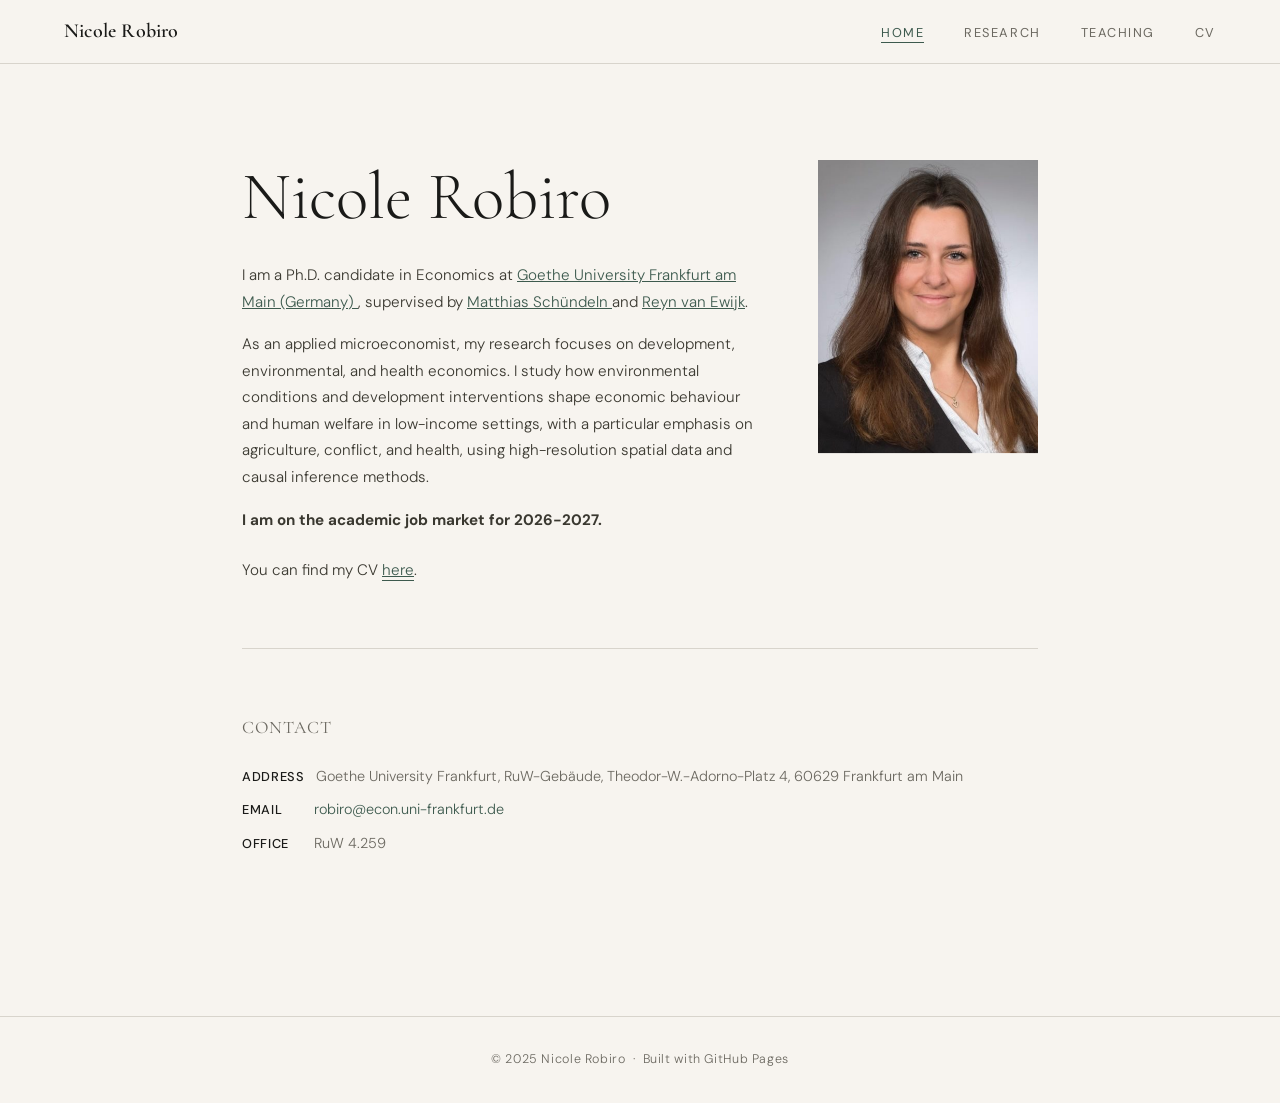
<file: index.html>
<!DOCTYPE html>
<html lang="en">
<head>
  <meta charset="UTF-8" />
  <meta name="viewport" content="width=device-width, initial-scale=1.0" />
  <title>Nicole Robiro — Economist</title>
  <meta name="description" content="PhD candidate in Economics. Research in development, environmental, and health economics." />
  <link rel="stylesheet" href="style.css" />
</head>
<body>

  <!-- ── NAVIGATION ── -->
  <nav>
    <a href="index.html" class="nav-brand">Nicole Robiro</a>
    <ul class="nav-links">
      <li><a href="index.html" class="active">Home</a></li>
      <li><a href="research.html">Research</a></li>
      <li><a href="teaching.html">Teaching</a></li>
      <li><a href="cv.html">CV</a></li>
    </ul>
  </nav>

  <!-- ── MAIN ── -->
  <main>

    <div class="hero">

      <!-- Text column -->
      <div class="hero-text">
        <h1>Nicole Robiro</h1>

        <p>
          I am a Ph.D. candidate in Economics at
          <a href="https://www.uni-frankfurt.de/en" style="color:var(--accent);">Goethe University Frankfurt am Main (Germany) </a>,
          supervised  by <a href="https://www.old.wiwi.uni-frankfurt.de/abteilungen/eq/professoren/schuendeln/home.html" style="color:var(--accent);">Matthias Schündeln </a>  and <a href="https://www.econometrics.economics.uni-mainz.de/prof-dr-reyn-van-ewijk/" style="color:var(--accent);">Reyn van Ewijk</a>.
        </p>

        <p>
          As an applied microeconomist, my research focuses on development,
          environmental, and health economics. I study how environmental
          conditions and development interventions shape economic behaviour
          and human welfare in low-income settings, with a particular emphasis
          on agriculture, conflict, and health, using high-resolution spatial
          data and causal inference methods.
        </p>

        <p>
          <strong> I am on the academic job market for 2026-2027. </strong>
          </p>  

        <p style="margin-top:1.5rem;">
          You can find my CV
          <a href="cv.html" style="color:var(--accent); border-bottom:1px solid var(--accent);">here</a>.
        </p>
      </div>

      <!-- Photo column -->
      <div class="hero-photo-wrap">
        <!--
          INSTRUCTIONS: Replace the placeholder below with your photo.
          1. Add your photo file (e.g. photo.jpg) to this folder.
          2. Delete the <div class="photo-placeholder"> block.
          3. Uncomment the <img> tag and update the src attribute.

          <img src="photo.jpg" alt="Your Name" />
        -->
      <div class="hero-photo-wrap">
        <img src="Photo.jpg" alt="Nicole Robiro" class="hero-photo">
      </div>
      </div>

    </div><!-- /.hero -->

    <!-- Contact -->
    <div class="contact-block">
      <h2>Contact</h2>
      <ul class="contact-list">
        <li>
          <span class="label">Address</span>
          Goethe University Frankfurt, RuW-Gebäude, Theodor-W.-Adorno-Platz 4, 60629 Frankfurt am Main 
        </li>
        <li>
          <span class="label">Email</span>
          <a href="mailto:robiro@econ.uni-frankfurt.de">robiro@econ.uni-frankfurt.de</a>
        </li>
        <li>
          <span class="label">Office</span>
          RuW 4.259
        </li>
      </ul>
    </div>

  </main>

  <footer>
    &copy; 2025 Nicole Robiro &nbsp;·&nbsp; Built with GitHub Pages 
  </footer>

</body>
</html>
</file>
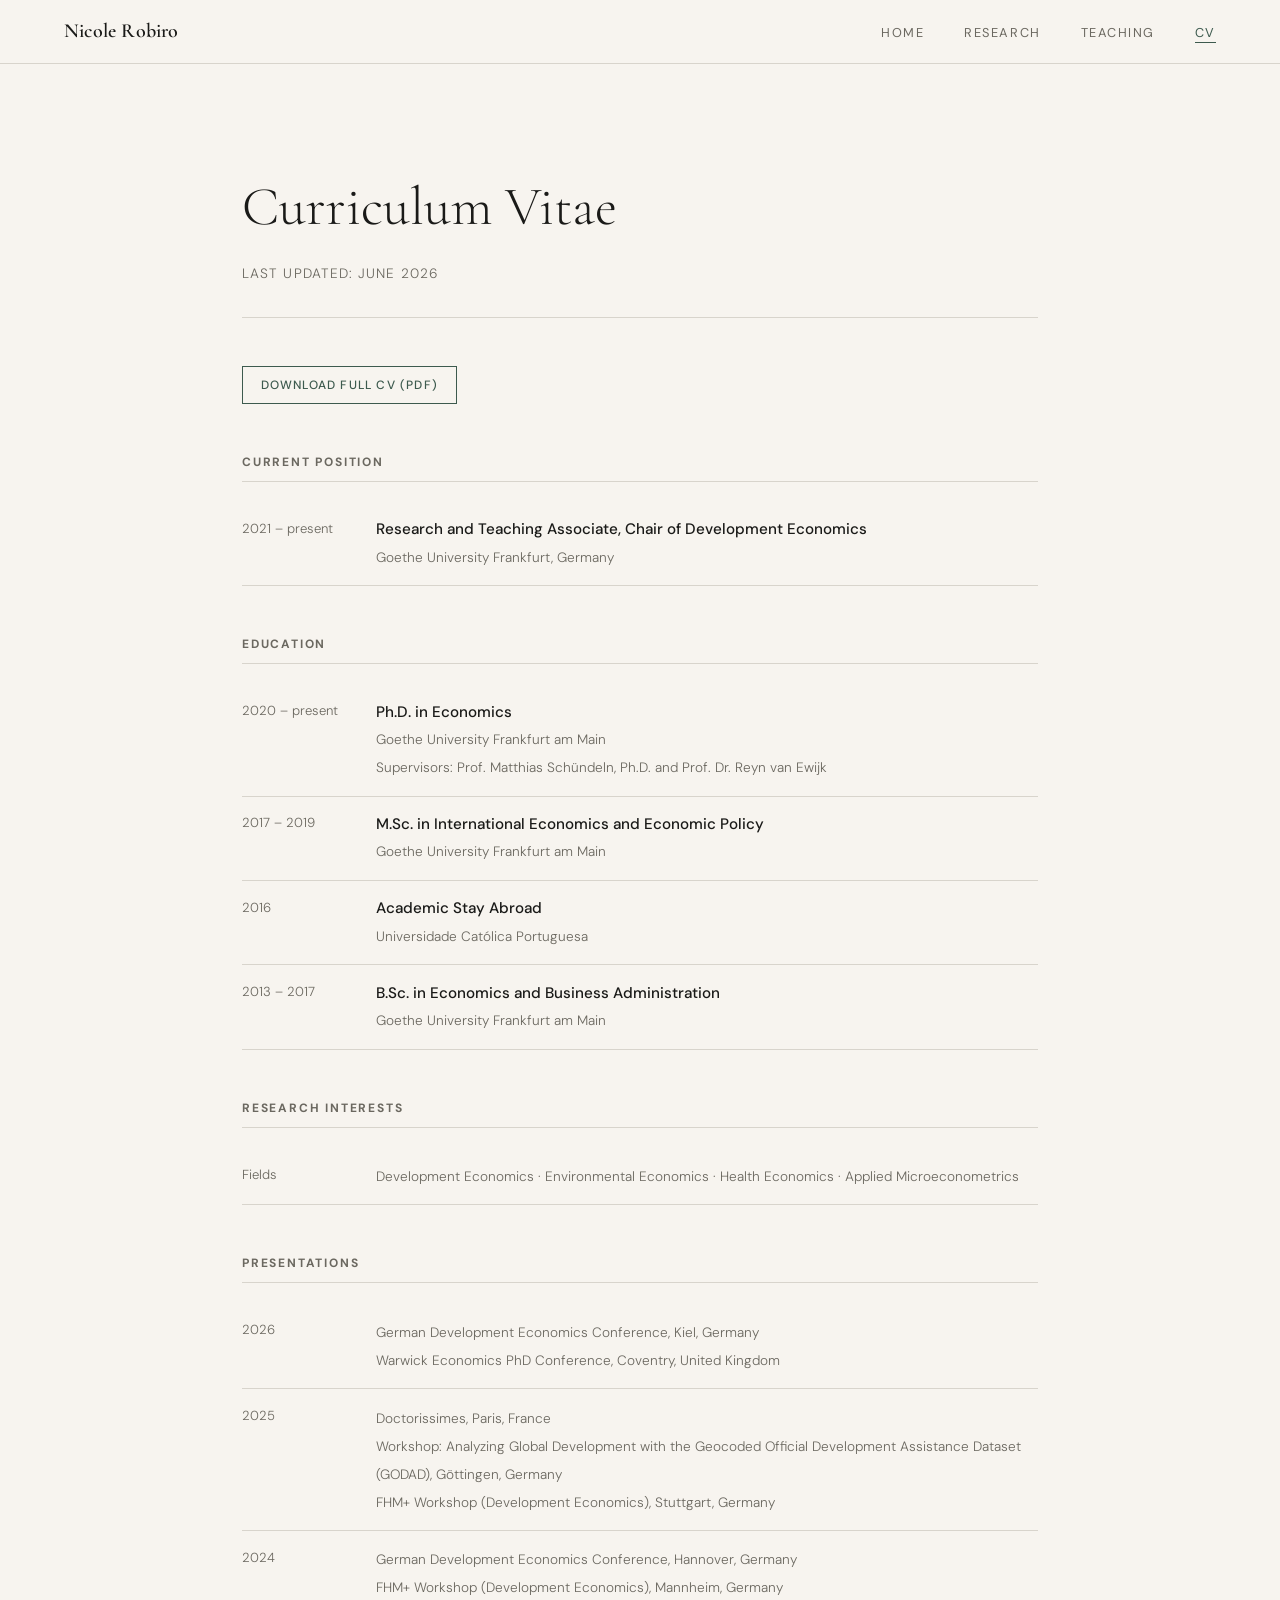
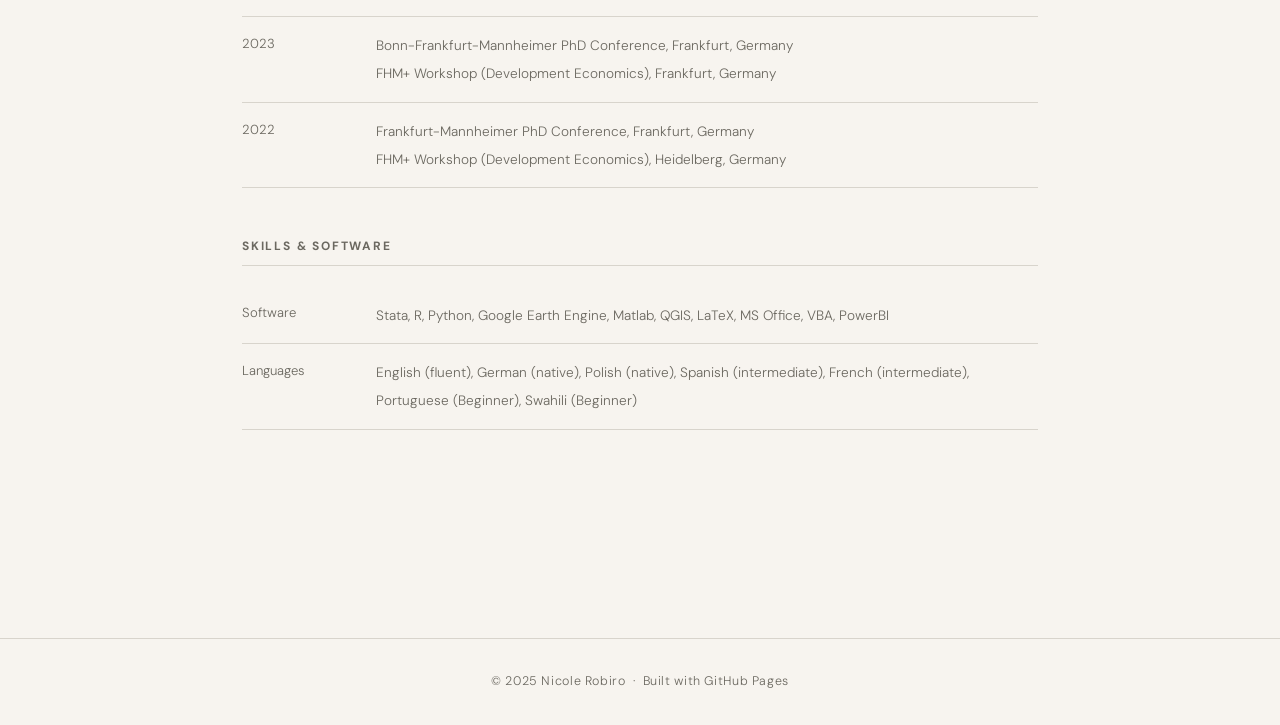
<file: cv.html>
<!DOCTYPE html>
<html lang="en">
<head>
  <meta charset="UTF-8" />
  <meta name="viewport" content="width=device-width, initial-scale=1.0" />
  <title>CV — Nicole Robiro</title>
  <link rel="stylesheet" href="style.css" />
</head>
<body>

  <nav>
    <a href="index.html" class="nav-brand">Nicole Robiro </a>
    <ul class="nav-links">
      <li><a href="index.html">Home</a></li>
      <li><a href="research.html">Research</a></li>
      <li><a href="teaching.html">Teaching</a></li>
      <li><a href="cv.html" class="active">CV</a></li>
    </ul>
  </nav>

  <main>

    <h1 class="page-title">Curriculum Vitae</h1>
    <p class="page-subtitle">Last updated: June 2026</p>

    <!-- Download button -->
    <div class="cv-download" style="margin-bottom:3rem;">
      <!--
        INSTRUCTIONS: Upload your CV as a PDF to this folder (e.g. cv.pdf),
        then update the href below.
      -->
      <a href="cv.pdf" class="btn" target="_blank">Download full CV (PDF)</a>
    </div>

    <!-- ── POSITIONS ── -->
    <div class="cv-section">
      <h2>Current Position</h2>
      <div class="cv-entry">
        <div class="cv-year">2021 – present</div>
        <div class="cv-body">
          <strong>Research and Teaching Associate, Chair of Development Economics</strong>
          <span>Goethe University Frankfurt, Germany </span>
        </div>
      </div>
    </div>

    <!-- ── EDUCATION ── -->
    <div class="cv-section">
      <h2>Education</h2>

      <div class="cv-entry">
        <div class="cv-year">2020 – present</div>
        <div class="cv-body">
          <strong>Ph.D. in Economics</strong>
          <span>Goethe University Frankfurt am Main</span>
          <div><span>Supervisors: Prof. Matthias Schündeln, Ph.D. and Prof. Dr. Reyn van Ewijk</span></div>
         </div>
        </div>

      <div class="cv-entry">
        <div class="cv-year">2017 – 2019</div>
        <div class="cv-body">
          <strong>M.Sc. in International Economics and Economic Policy</strong>
          <span>Goethe University Frankfurt am Main</span>
        </div>
      </div>

      <div class="cv-entry">
        <div class="cv-year">2016</div>
        <div class="cv-body">
          <strong>Academic Stay Abroad</strong>
          <span>Universidade Católica Portuguesa</span>
        </div>
      </div>

      <div class="cv-entry">
        <div class="cv-year">2013 – 2017</div>
        <div class="cv-body">
          <strong>B.Sc. in Economics and Business Administration</strong>
          <span>Goethe University Frankfurt am Main</span>
        </div>
      </div>
    </div>

    <!-- ── RESEARCH INTERESTS ── -->
    <div class="cv-section">
      <h2>Research Interests</h2>
      <div class="cv-entry">
        <div class="cv-year">Fields</div>
        <div class="cv-body">
          <span>Development Economics · Environmental Economics · Health Economics · Applied Microeconometrics</span>
        </div>
      </div>
    </div>

    <!-- ── PRESENTATIONS ── --> <div class="cv-section"> <h2>Presentations</h2>

<div class="cv-entry">
  <div class="cv-year">2026</div>
  <div class="cv-body">
    <div><span>German Development Economics Conference, Kiel, Germany</span></div>
    <div><span>Warwick Economics PhD Conference, Coventry, United Kingdom</span></div>
  </div>
</div>

<div class="cv-entry">
  <div class="cv-year">2025</div>
  <div class="cv-body">
    <div><span>Doctorissimes, Paris, France</span></div>
    <div><span>Workshop: Analyzing Global Development with the Geocoded Official Development Assistance Dataset (GODAD), Göttingen, Germany</span></div>
    <div><span>FHM+ Workshop (Development Economics), Stuttgart, Germany</span></div>
  </div>
</div>

<div class="cv-entry">
  <div class="cv-year">2024</div>
  <div class="cv-body">
    <div><span>German Development Economics Conference, Hannover, Germany</span></div>
    <div><span>FHM+ Workshop (Development Economics), Mannheim, Germany</span></div>
  </div>
</div>

<div class="cv-entry">
  <div class="cv-year">2023</div>
  <div class="cv-body">
    <div><span>Bonn-Frankfurt-Mannheimer PhD Conference, Frankfurt, Germany</span></div>
    <div><span>FHM+ Workshop (Development Economics), Frankfurt, Germany</span></div>
  </div>
</div>

<div class="cv-entry">
  <div class="cv-year">2022</div>
  <div class="cv-body">
    <div><span>Frankfurt-Mannheimer PhD Conference,  Frankfurt, Germany</span></div>
    <div> <span>FHM+ Workshop (Development Economics), Heidelberg, Germany</span></div>
  </div>
</div>
</div>

    <!-- ── SKILLS ── -->
    <div class="cv-section">
      <h2>Skills &amp; Software</h2>
      <div class="cv-entry">
        <div class="cv-year">Software</div>
        <div class="cv-body">
          <span>Stata, R, Python, Google Earth Engine, Matlab, QGIS, LaTeX, MS Office, VBA, PowerBI</span>
        </div>
      </div>
      <div class="cv-entry">
        <div class="cv-year">Languages</div>
        <div class="cv-body">
          <span>English (fluent), German (native), Polish (native), Spanish (intermediate), French (intermediate), Portuguese (Beginner), Swahili (Beginner)</span>
        </div>
      </div>
    </div>

  </main>

  <footer>
    &copy; 2025 Nicole Robiro &nbsp;·&nbsp; Built with GitHub Pages
  </footer>

</body>
</html>
</file>
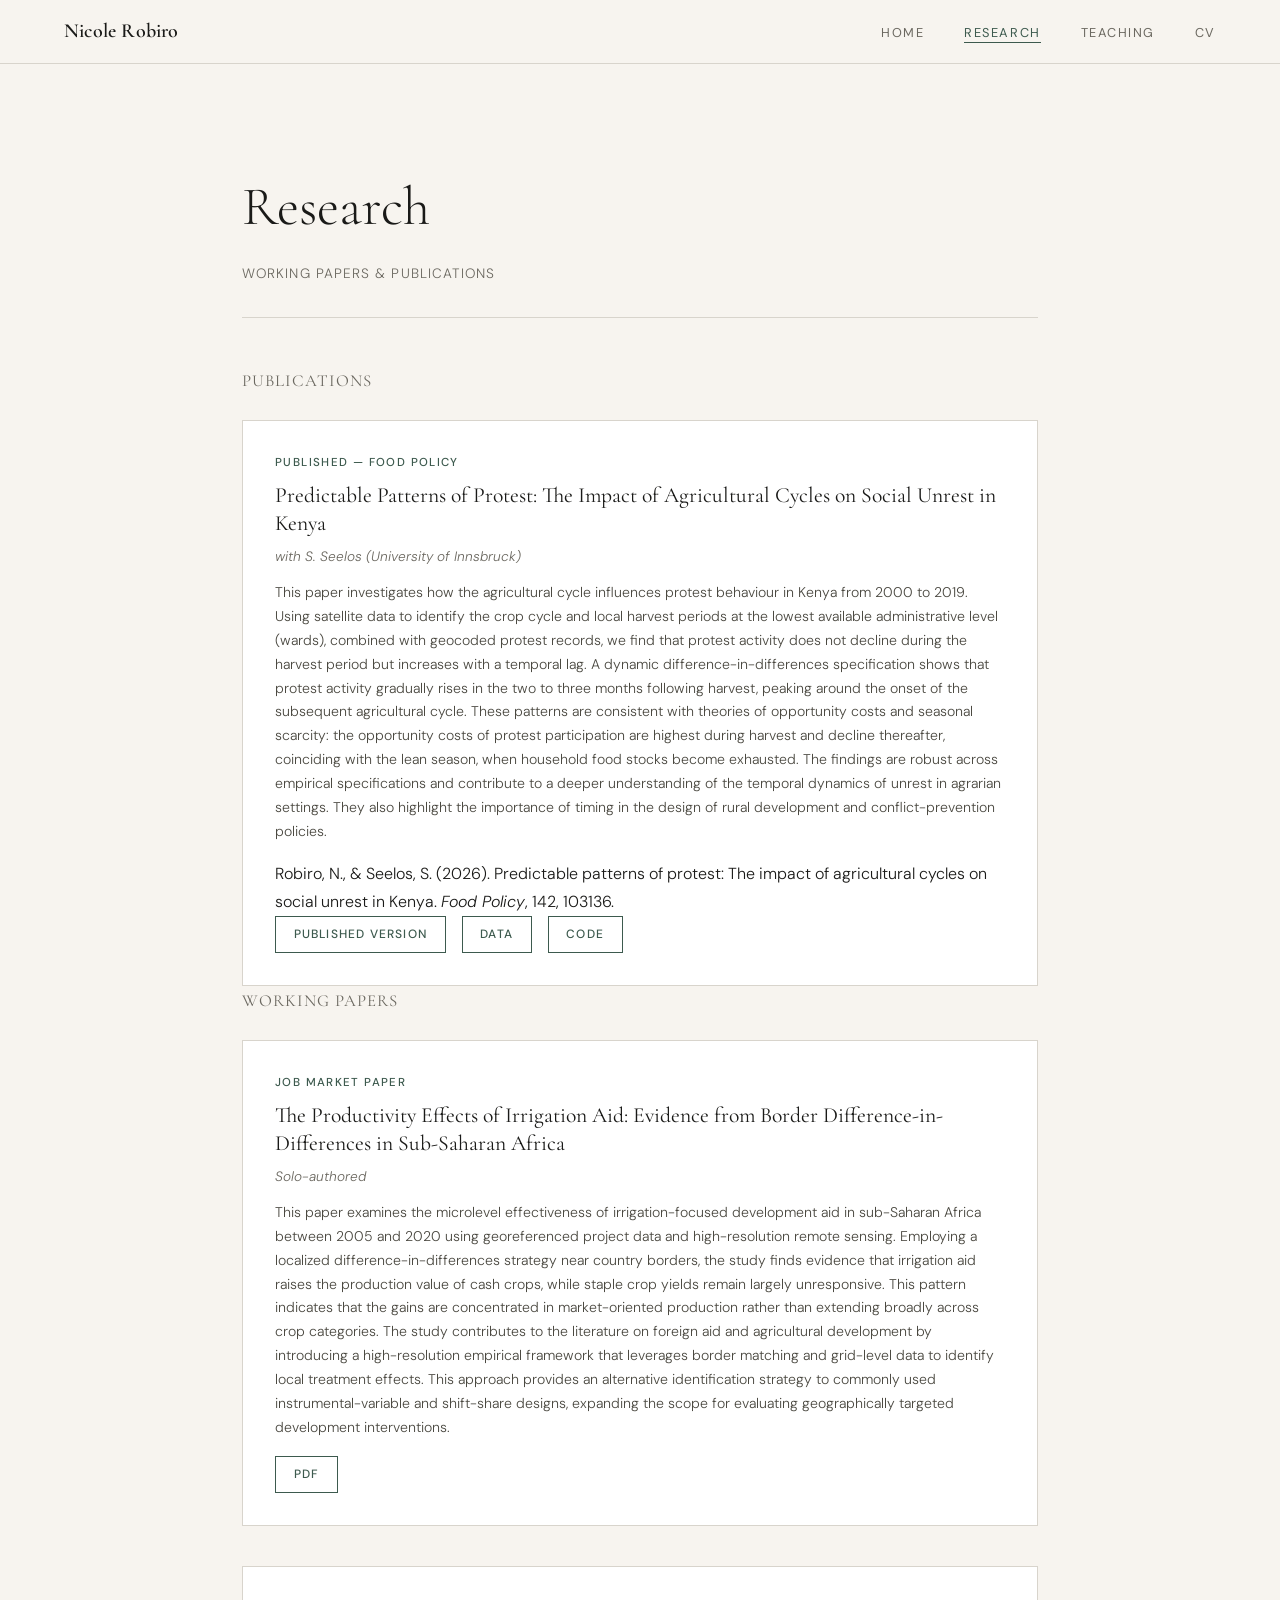
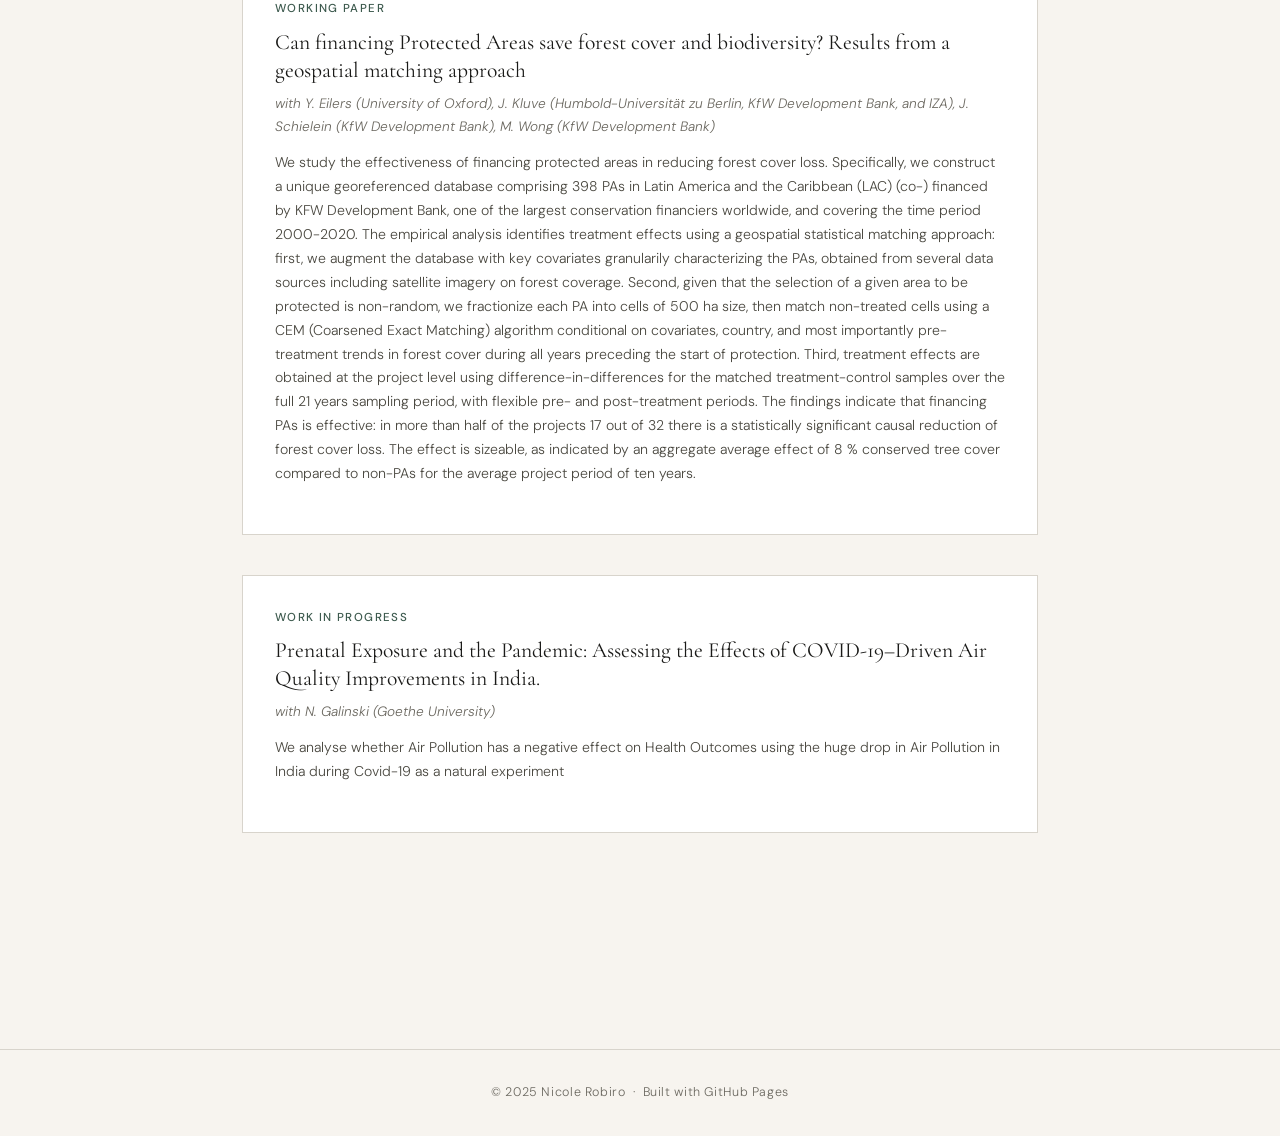
<file: research.html>
<!DOCTYPE html>
<html lang="en">
<head>
  <meta charset="UTF-8" />
  <meta name="viewport" content="width=device-width, initial-scale=1.0" />
  <title>Research — Nicole Robiro</title>
  <link rel="stylesheet" href="style.css" />
</head>
<body>

  <nav>
    <a href="index.html" class="nav-brand">Nicole Robiro</a>
    <ul class="nav-links">
      <li><a href="index.html">Home</a></li>
      <li><a href="research.html" class="active">Research</a></li>
      <li><a href="teaching.html">Teaching</a></li>
      <li><a href="cv.html">CV</a></li>
    </ul>
  </nav>

  <main>

    <h1 class="page-title">Research</h1>
    <p class="page-subtitle">Working Papers &amp; Publications</p>


      <!-- ── PUBLICATIONS ── -->
    <h2 style="font-family:var(--serif);font-size:1.05rem;font-weight:400;letter-spacing:0.06em;text-transform:uppercase;color:var(--muted);margin-bottom:1.5rem;opacity:0;animation:fadeUp 0.6s 0.5s forwards;">
      Publications
    </h2>

    <div class="papers">

<div class="paper-card">
  <div class="paper-status">Published — Food Policy</div>
  <div class="paper-title">Predictable Patterns of Protest: The Impact of Agricultural Cycles on Social Unrest in Kenya</div>
  <div class="paper-coauthors">with S. Seelos (University of Innsbruck)</div>
  <p class="paper-abstract">
    This paper investigates how the agricultural cycle influences protest behaviour in Kenya from 2000 to 2019. Using satellite data to identify the crop cycle and local harvest periods at the lowest available administrative level (wards), combined with geocoded protest records, we find that protest activity does not decline during the harvest period but increases with a temporal lag. A dynamic difference-in-differences specification shows that protest activity gradually rises in the two to three months following harvest, peaking around the onset of the subsequent agricultural cycle. These patterns are consistent with theories of opportunity costs and seasonal scarcity: the opportunity costs of protest participation are highest during harvest and decline thereafter, coinciding with the lean season, when household food stocks become exhausted. The findings are robust across empirical specifications and contribute to a deeper understanding of the temporal dynamics of unrest in agrarian settings. They also highlight the importance of timing in the design of rural development and conflict-prevention policies.
  </p>
  <p class="paper-citation">
    Robiro, N., &amp; Seelos, S. (2026). Predictable patterns of protest: The impact of agricultural cycles on social unrest in Kenya. <em>Food Policy</em>, 142, 103136.
  </p>
  <div class="paper-links">
     <a href="https://www.sciencedirect.com/science/article/pii/S030691922600103X"
       class="btn"
       target="_blank"
       rel="noopener">
      Published Version
    </a>

    <a href="https://doi.org/10.5281/zenodo.21129570"
       class="btn"
       target="_blank"
       rel="noopener">
      Data
    </a>

    <a href="https://doi.org/10.5281/zenodo.21130016"
       class="btn"
       target="_blank"
       rel="noopener">
      Code
    </a>
  </div>
</div>
    </div>

    <!-- ── WORKING PAPERS ── -->
    <h2 style="font-family:var(--serif);font-size:1.05rem;font-weight:400;letter-spacing:0.06em;text-transform:uppercase;color:var(--muted);margin-bottom:1.5rem;opacity:0;animation:fadeUp 0.6s 0.4s forwards;">
      Working Papers
    </h2>

    <div class="papers" style="margin-bottom:3.5rem;">

      <div class="paper-card">
        <div class="paper-status">Job Market Paper</div>
        <div class="paper-title">The Productivity Effects of Irrigation Aid: Evidence from Border Difference-in-Differences in Sub-Saharan Africa</div>
        <div class="paper-coauthors">Solo-authored</div>
        <p class="paper-abstract">
          This paper examines the microlevel effectiveness of irrigation-focused development aid in sub-Saharan Africa between 2005 and 2020 using georeferenced project data and high-resolution remote sensing. Employing a localized difference-in-differences strategy near country borders, the study finds evidence that irrigation aid raises the production value of cash crops, while staple crop yields remain largely unresponsive. This pattern indicates that the gains are concentrated in market-oriented production rather than extending broadly across crop categories. The study contributes to the literature on foreign aid and agricultural development by introducing a high-resolution empirical framework that leverages border matching and grid-level data to identify local treatment effects. This approach provides an alternative identification strategy to commonly used instrumental-variable and shift-share designs, expanding the scope for evaluating geographically targeted development interventions.
        </p>
        <div class="paper-links">
          <a href="Robiro%202026%20-%20JMP%20-%20The%20Productivity%20Effects%20of%20Irrigation%20Aid.pdf" class="btn" target="_blank" rel="noopener">PDF</a>
        </div>
       <!--  <div class="paper-links">
          <a href="#" class="btn">Paper (PDF)</a>
          <a href="#" class="btn btn-ghost">Slides</a>
          <a href="#" class="btn btn-ghost">Online Appendix</a>
        </div> -->
      </div>

      <div class="paper-card">
        <div class="paper-status">Working Paper</div>
        <div class="paper-title">Can financing Protected Areas save forest cover and biodiversity? Results from a geospatial matching approach</div>
        <div class="paper-coauthors">with Y. Eilers (University of Oxford), J. Kluve (Humbold-Universität zu Berlin, KfW Development Bank, and IZA), J. Schielein (KfW Development Bank), M. Wong (KfW Development Bank)</div>
        <p class="paper-abstract">
          We study the effectiveness of financing protected areas in reducing forest cover loss. Specifically, we construct a unique georeferenced database comprising 398 PAs in Latin America and the Caribbean (LAC) (co-) financed by KFW Development Bank, one of the largest conservation financiers worldwide, and covering the time period 2000-2020. The empirical analysis identifies treatment effects using a geospatial statistical matching approach: first, we augment the database with key covariates granularily characterizing the PAs, obtained from several data sources including satellite imagery on forest coverage. Second, given that the selection of a given area to be protected is non-random, we fractionize each PA into cells of 500 ha size, then match non-treated cells using a CEM (Coarsened Exact Matching) algorithm conditional on covariates, country, and most importantly pre-treatment trends in forest cover during all years preceding the start of protection. Third, treatment effects are obtained at the project level using difference-in-differences for the matched treatment-control samples over the full 21 years sampling period, with flexible pre- and post-treatment periods.  The findings indicate that financing PAs is effective: in more than half of the projects 17 out of 32 there is a statistically significant causal reduction of forest cover loss. The effect is sizeable, as indicated by an aggregate average effect of 8 % conserved tree cover compared to non-PAs for the average project period of ten years.
        </p>
       <!-- <div class="paper-links">
          <a href="#" class="btn">Paper (PDF)</a>
          <a href="#" class="btn btn-ghost">Slides</a>
        </div> -->
      </div>

      <div class="paper-card">
        <div class="paper-status">Work in Progress</div>
        <div class="paper-title">Prenatal Exposure and the Pandemic: Assessing the Effects of COVID-19–Driven Air Quality Improvements in India.</div>
        <div class="paper-coauthors">with N. Galinski (Goethe University)</div>
        <p class="paper-abstract">
          We analyse whether Air Pollution has a negative effect on Health Outcomes using the huge drop in Air Pollution in India during Covid-19 as a natural experiment         </p>
      </div>

    </div>

  

  </main>

  <footer>
    &copy; 2025 Nicole Robiro &nbsp;·&nbsp; Built with GitHub Pages
  </footer>

</body>
</html>
</file>
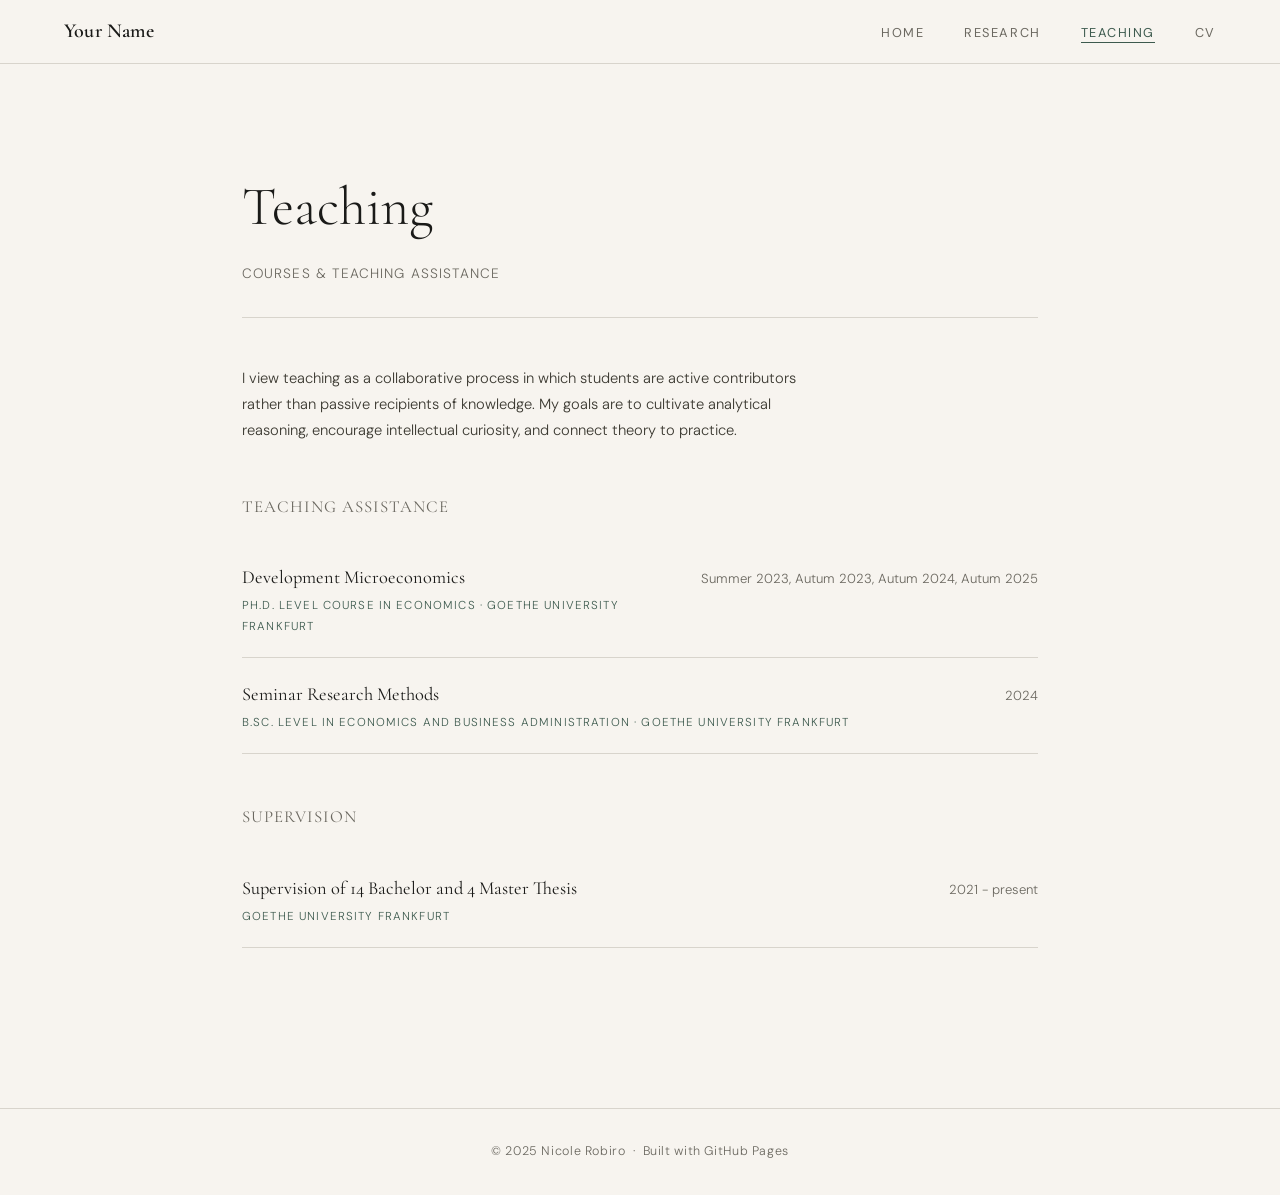
<file: teaching.html>
<!DOCTYPE html>
<html lang="en">
<head>
  <meta charset="UTF-8" />
  <meta name="viewport" content="width=device-width, initial-scale=1.0" />
  <title>Teaching — Nicole Robiro</title>
  <link rel="stylesheet" href="style.css" />
</head>
<body>

  <nav>
    <a href="index.html" class="nav-brand">Your Name</a>
    <ul class="nav-links">
      <li><a href="index.html">Home</a></li>
      <li><a href="research.html">Research</a></li>
      <li><a href="teaching.html" class="active">Teaching</a></li>
      <li><a href="cv.html">CV</a></li>
    </ul>
  </nav>

  <main>

    <h1 class="page-title">Teaching</h1>
    <p class="page-subtitle">Courses &amp; Teaching Assistance</p>

    <p style="font-size:0.92rem;color:#3a3830;max-width:560px;margin-bottom:3rem;opacity:0;animation:fadeUp 0.7s 0.4s forwards;">
      I view teaching as a collaborative process in which students are active contributors rather than passive recipients of knowledge. My goals are to cultivate analytical reasoning, encourage intellectual curiosity, and connect theory to practice. 
    </p>

    <!-- ── TEACHING ASSISTANCE ── -->
    <h2 style="font-family:var(--serif);font-size:1.05rem;font-weight:400;letter-spacing:0.06em;text-transform:uppercase;color:var(--muted);margin-bottom:1.25rem;opacity:0;animation:fadeUp 0.6s 0.45s forwards;">
      Teaching Assistance
    </h2>

    <div class="course-list" style="margin-bottom:3rem;">

      <div class="course-row">
        <div>
          <div class="course-name">Development Microeconomics</div>
          <div class="course-level">Ph.D. level course in economics · Goethe University Frankfurt</div>
        </div>
        <div class="course-meta">Summer 2023, Autum 2023, Autum 2024, Autum 2025</div>
      </div>

      <div class="course-row">
        <div>
          <div class="course-name">Seminar Research Methods</div>
          <div class="course-level">B.Sc. Level in economics and business administration · Goethe University Frankfurt</div>
        </div>
        <div class="course-meta">2024</div>
      </div>

    </div>

    <!-- ── INDEPENDENT INSTRUCTION ── -->
    <h2 style="font-family:var(--serif);font-size:1.05rem;font-weight:400;letter-spacing:0.06em;text-transform:uppercase;color:var(--muted);margin-bottom:1.25rem;opacity:0;animation:fadeUp 0.6s 0.6s forwards;">
      Supervision
    </h2>

    <div class="course-list">

      <div class="course-row">
        <div>
          <div class="course-name">Supervision of 14 Bachelor and 4 Master Thesis</div>
          <div class="course-level">Goethe University Frankfurt</div>
        </div>
        <div class="course-meta">2021 - present</div>
      </div>

    </div>

  </main>

  <footer>
    &copy; 2025 Nicole Robiro &nbsp;·&nbsp; Built with GitHub Pages
  </footer>

</body>
</html>
</file>
<file: style.css>
/* ============================================================
   ACADEMIC PERSONAL SITE — style.css
   Aesthetic: Refined editorial / softly modern
   ============================================================ */

@import url('https://fonts.googleapis.com/css2?family=Cormorant+Garamond:ital,wght@0,300;0,400;0,600;1,300;1,400&family=DM+Sans:wght@300;400;500&display=swap');

:root {
  --cream:    #f7f4ef;
  --ink:      #1a1a18;
  --muted:    #6b6860;
  --accent:   #3d5a4e;   /* deep sage green */
  --accent-light: #e8ede9;
  --rule:     #d8d4cc;
  --nav-h:    64px;
  --max-w:    860px;
  --serif:    'Cormorant Garamond', Georgia, serif;
  --sans:     'DM Sans', sans-serif;
}

*, *::before, *::after { box-sizing: border-box; margin: 0; padding: 0; }

html { scroll-behavior: smooth; }

body {
  background: var(--cream);
  color: var(--ink);
  font-family: var(--sans);
  font-size: 16px;
  line-height: 1.75;
  font-weight: 300;
  -webkit-font-smoothing: antialiased;
}

/* ── NAV ───────────────────────────────────────────────── */
nav {
  position: sticky;
  top: 0;
  z-index: 100;
  background: var(--cream);
  border-bottom: 1px solid var(--rule);
  height: var(--nav-h);
  display: flex;
  align-items: center;
  justify-content: space-between;
  padding: 0 clamp(1.5rem, 5vw, 4rem);
  backdrop-filter: blur(6px);
}

.nav-brand {
  font-family: var(--serif);
  font-size: 1.25rem;
  font-weight: 600;
  letter-spacing: 0.01em;
  color: var(--ink);
  text-decoration: none;
  opacity: 0;
  animation: fadeUp 0.6s 0.1s forwards;
}

.nav-links {
  display: flex;
  gap: 2.5rem;
  list-style: none;
}

.nav-links a {
  font-family: var(--sans);
  font-size: 0.8rem;
  font-weight: 400;
  letter-spacing: 0.12em;
  text-transform: uppercase;
  color: var(--muted);
  text-decoration: none;
  position: relative;
  padding-bottom: 2px;
  opacity: 0;
  animation: fadeUp 0.6s forwards;
  transition: color 0.2s;
}
.nav-links li:nth-child(1) a { animation-delay: 0.15s; }
.nav-links li:nth-child(2) a { animation-delay: 0.22s; }
.nav-links li:nth-child(3) a { animation-delay: 0.29s; }
.nav-links li:nth-child(4) a { animation-delay: 0.36s; }

.nav-links a::after {
  content: '';
  position: absolute;
  bottom: 0; left: 0;
  width: 0; height: 1px;
  background: var(--accent);
  transition: width 0.25s ease;
}
.nav-links a:hover { color: var(--accent); }
.nav-links a:hover::after,
.nav-links a.active::after { width: 100%; }
.nav-links a.active { color: var(--accent); }

/* ── LAYOUT ────────────────────────────────────────────── */
main {
  max-width: var(--max-w);
  margin: 0 auto;
  padding: clamp(3rem, 8vw, 6rem) clamp(1.5rem, 5vw, 2rem);
}

/* ── HOME HERO ─────────────────────────────────────────── */
.hero {
  display: grid;
  grid-template-columns: 1fr 220px;
  gap: 4rem;
  align-items: start;
  padding-bottom: 4rem;
  border-bottom: 1px solid var(--rule);
  margin-bottom: 4rem;
}

.hero-text h1 {
  font-family: var(--serif);
  font-size: clamp(2.8rem, 6vw, 4.2rem);
  font-weight: 300;
  line-height: 1.1;
  margin-bottom: 1.75rem;
  opacity: 0;
  animation: fadeUp 0.7s 0.3s forwards;
}

.hero-text p {
  color: #3a3830;
  font-size: 0.95rem;
  max-width: 560px;
  opacity: 0;
  animation: fadeUp 0.7s 0.5s forwards;
}

.hero-text p + p { margin-top: 1rem; }

.hero-photo-wrap {
  opacity: 0;
  animation: fadeIn 0.9s 0.4s forwards;
}

.hero-photo {
  width: 100%;
  aspect-ratio: 3/4;
  object-fit: cover;
  display: block;
}

/* ── CONTACT BLOCK ─────────────────────────────────────── */
.contact-block {
  opacity: 0;
  animation: fadeUp 0.7s 0.7s forwards;
}

.contact-block h2 {
  font-family: var(--serif);
  font-size: 1.1rem;
  font-weight: 400;
  letter-spacing: 0.06em;
  text-transform: uppercase;
  color: var(--muted);
  margin-bottom: 1.25rem;
}

.contact-list {
  list-style: none;
  display: flex;
  flex-direction: column;
  gap: 0.5rem;
}

.contact-list li {
  font-size: 0.9rem;
  color: var(--muted);
  display: flex;
  gap: 0.75rem;
  align-items: baseline;
}
.contact-list .label {
  font-weight: 500;
  color: var(--ink);
  min-width: 60px;
  font-size: 0.8rem;
  letter-spacing: 0.05em;
  text-transform: uppercase;
}
.contact-list a {
  color: var(--accent);
  text-decoration: none;
  border-bottom: 1px solid transparent;
  transition: border-color 0.2s;
}
.contact-list a:hover { border-color: var(--accent); }

/* ── SECTION HEADINGS ──────────────────────────────────── */
.page-title {
  font-family: var(--serif);
  font-size: clamp(2.2rem, 5vw, 3.4rem);
  font-weight: 300;
  margin-bottom: 0.4rem;
  opacity: 0;
  animation: fadeUp 0.7s 0.2s forwards;
}
.page-subtitle {
  font-size: 0.85rem;
  color: var(--muted);
  letter-spacing: 0.08em;
  text-transform: uppercase;
  margin-bottom: 3rem;
  padding-bottom: 2rem;
  border-bottom: 1px solid var(--rule);
  opacity: 0;
  animation: fadeUp 0.7s 0.35s forwards;
}

/* ── PAPER CARDS ───────────────────────────────────────── */
.papers { display: flex; flex-direction: column; gap: 2.5rem; }

.paper-card {
  padding: 2rem;
  border: 1px solid var(--rule);
  background: #fff;
  position: relative;
  opacity: 0;
  animation: fadeUp 0.6s forwards;
  transition: box-shadow 0.25s, border-color 0.25s;
}
.paper-card:hover {
  box-shadow: 0 4px 24px rgba(0,0,0,0.07);
  border-color: var(--accent);
}
.paper-card:nth-child(1) { animation-delay: 0.3s; }
.paper-card:nth-child(2) { animation-delay: 0.45s; }
.paper-card:nth-child(3) { animation-delay: 0.6s; }

.paper-status {
  font-size: 0.72rem;
  letter-spacing: 0.12em;
  text-transform: uppercase;
  color: var(--accent);
  font-weight: 500;
  margin-bottom: 0.5rem;
}

.paper-title {
  font-family: var(--serif);
  font-size: 1.35rem;
  font-weight: 400;
  line-height: 1.3;
  margin-bottom: 0.5rem;
}

.paper-coauthors {
  font-size: 0.85rem;
  color: var(--muted);
  margin-bottom: 0.75rem;
  font-style: italic;
}

.paper-abstract {
  font-size: 0.88rem;
  color: #4a4840;
  line-height: 1.7;
  margin-bottom: 1rem;
}

.paper-links { display: flex; gap: 1rem; flex-wrap: wrap; }

.btn {
  display: inline-block;
  font-size: 0.75rem;
  letter-spacing: 0.1em;
  text-transform: uppercase;
  font-weight: 500;
  padding: 0.45rem 1.1rem;
  border: 1px solid var(--accent);
  color: var(--accent);
  text-decoration: none;
  transition: background 0.2s, color 0.2s;
}
.btn:hover { background: var(--accent); color: #fff; }
.btn-ghost {
  border-color: var(--rule);
  color: var(--muted);
}
.btn-ghost:hover { background: var(--ink); border-color: var(--ink); color: #fff; }

/* ── TEACHING ──────────────────────────────────────────── */
.course-list { display: flex; flex-direction: column; gap: 0; }

.course-row {
  display: grid;
  grid-template-columns: 1fr auto;
  align-items: baseline;
  gap: 1rem;
  padding: 1.25rem 0;
  border-bottom: 1px solid var(--rule);
  opacity: 0;
  animation: fadeUp 0.6s forwards;
}
.course-row:nth-child(1) { animation-delay: 0.3s; }
.course-row:nth-child(2) { animation-delay: 0.42s; }
.course-row:nth-child(3) { animation-delay: 0.54s; }
.course-row:nth-child(4) { animation-delay: 0.66s; }
.course-row:nth-child(5) { animation-delay: 0.78s; }

.course-name {
  font-family: var(--serif);
  font-size: 1.15rem;
  font-weight: 400;
}
.course-meta {
  font-size: 0.82rem;
  color: var(--muted);
  text-align: right;
}
.course-level {
  font-size: 0.72rem;
  letter-spacing: 0.1em;
  text-transform: uppercase;
  color: var(--accent);
  margin-top: 0.2rem;
}

/* ── CV PAGE ───────────────────────────────────────────── */
.cv-section { margin-bottom: 3rem; }

.cv-section h2 {
  font-size: 0.75rem;
  letter-spacing: 0.15em;
  text-transform: uppercase;
  color: var(--muted);
  margin-bottom: 1.25rem;
  padding-bottom: 0.5rem;
  border-bottom: 1px solid var(--rule);
  opacity: 0;
  animation: fadeUp 0.6s forwards;
}
.cv-section:nth-child(1) h2 { animation-delay: 0.3s; }
.cv-section:nth-child(2) h2 { animation-delay: 0.4s; }
.cv-section:nth-child(3) h2 { animation-delay: 0.5s; }
.cv-section:nth-child(4) h2 { animation-delay: 0.6s; }

.cv-entry {
  display: grid;
  grid-template-columns: 110px 1fr;
  gap: 1.5rem;
  padding: 0.9rem 0;
  border-bottom: 1px solid var(--rule);
  opacity: 0;
  animation: fadeUp 0.6s 0.4s forwards;
}
.cv-year {
  font-size: 0.82rem;
  color: var(--muted);
  padding-top: 0.1rem;
}
.cv-body strong {
  font-weight: 500;
  font-size: 0.95rem;
  display: block;
}
.cv-body span {
  font-size: 0.85rem;
  color: var(--muted);
}

.cv-download {
  margin-top: 2.5rem;
  opacity: 0;
  animation: fadeUp 0.6s 0.8s forwards;
}

/* ── ANIMATIONS ────────────────────────────────────────── */
@keyframes fadeUp {
  from { opacity: 0; transform: translateY(16px); }
  to   { opacity: 1; transform: translateY(0); }
}
@keyframes fadeIn {
  from { opacity: 0; }
  to   { opacity: 1; }
}

/* ── FOOTER ────────────────────────────────────────────── */
footer {
  border-top: 1px solid var(--rule);
  padding: 2rem clamp(1.5rem, 5vw, 4rem);
  text-align: center;
  font-size: 0.78rem;
  color: var(--muted);
  letter-spacing: 0.05em;
  margin-top: 4rem;
}

/* ── RESPONSIVE ────────────────────────────────────────── */
@media (max-width: 640px) {
  .hero {
    grid-template-columns: 1fr;
    grid-template-rows: auto auto;
  }
  .hero-photo-wrap {
    grid-row: 1;
    max-width: 180px;
  }
  .hero-text { grid-row: 2; }
  .nav-brand { display: none; }
  .nav-links { gap: 1.5rem; }
  .cv-entry { grid-template-columns: 80px 1fr; gap: 1rem; }
}
</file>
